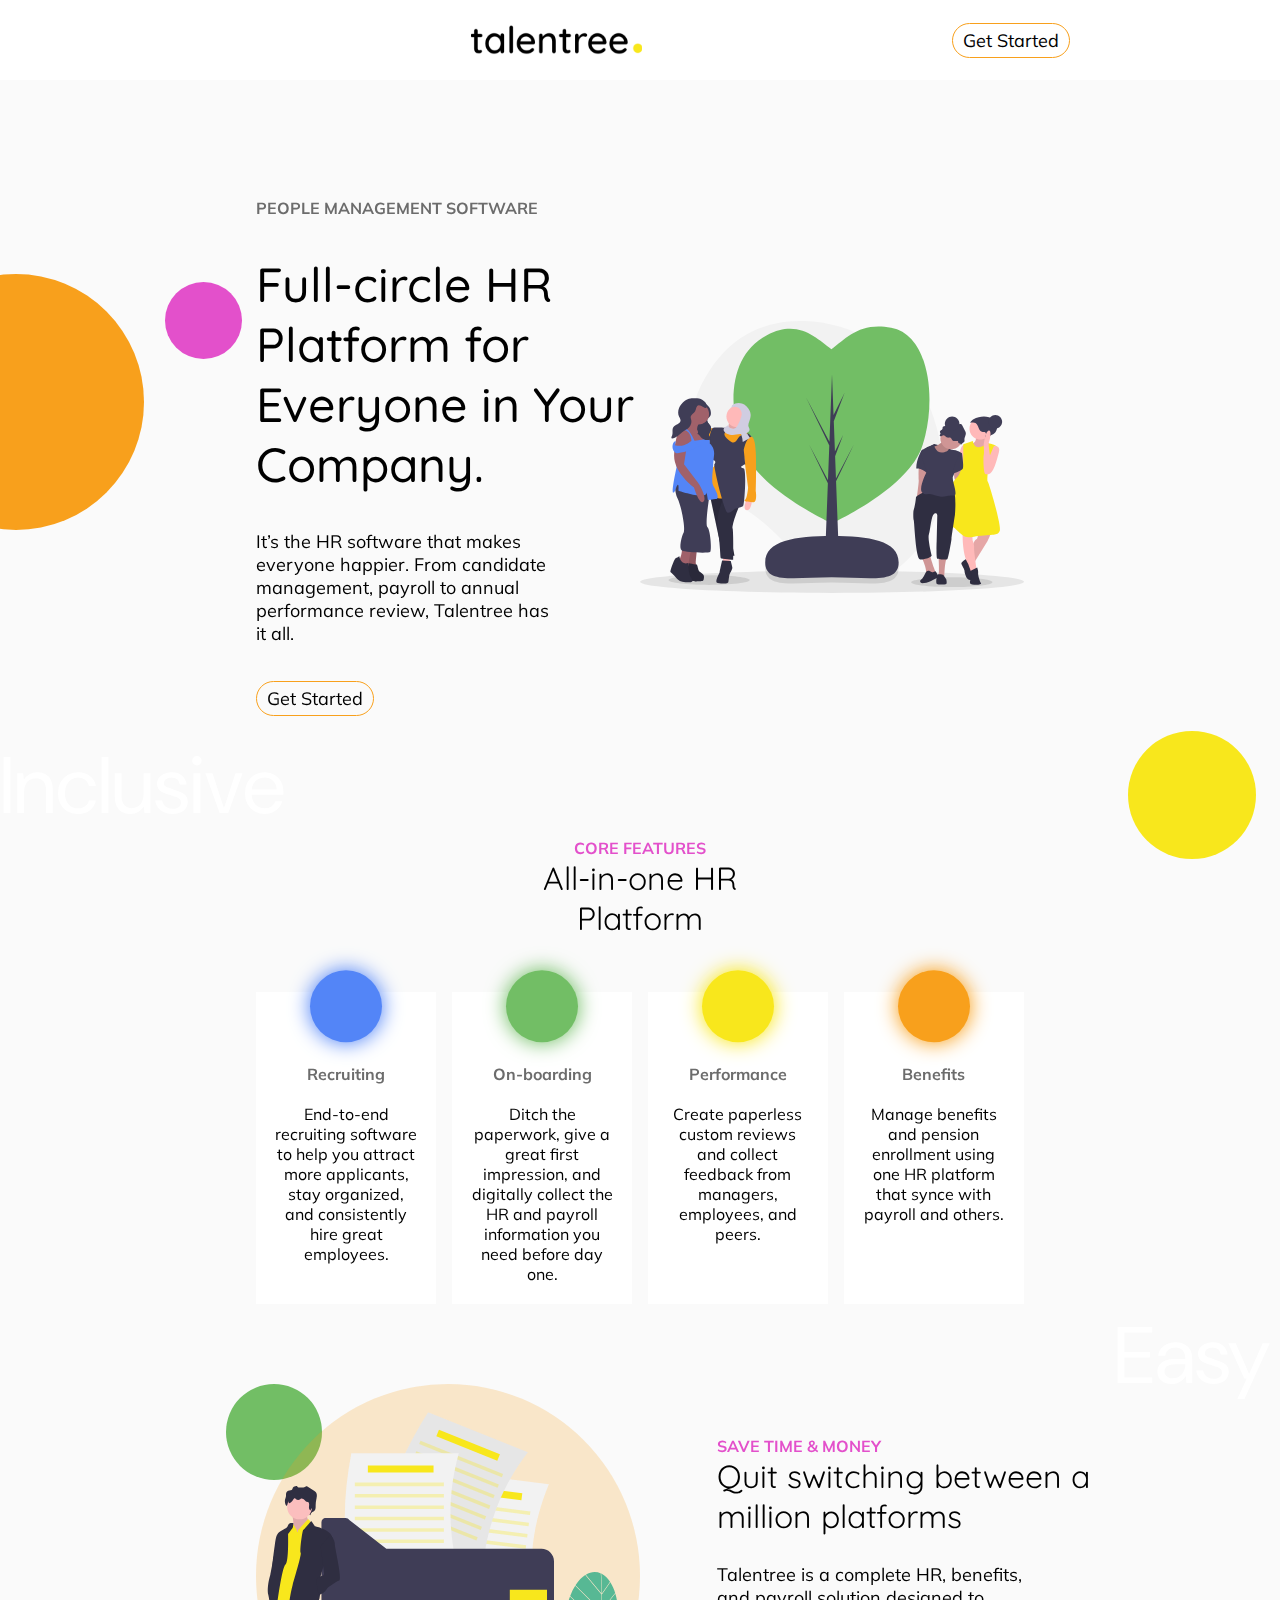
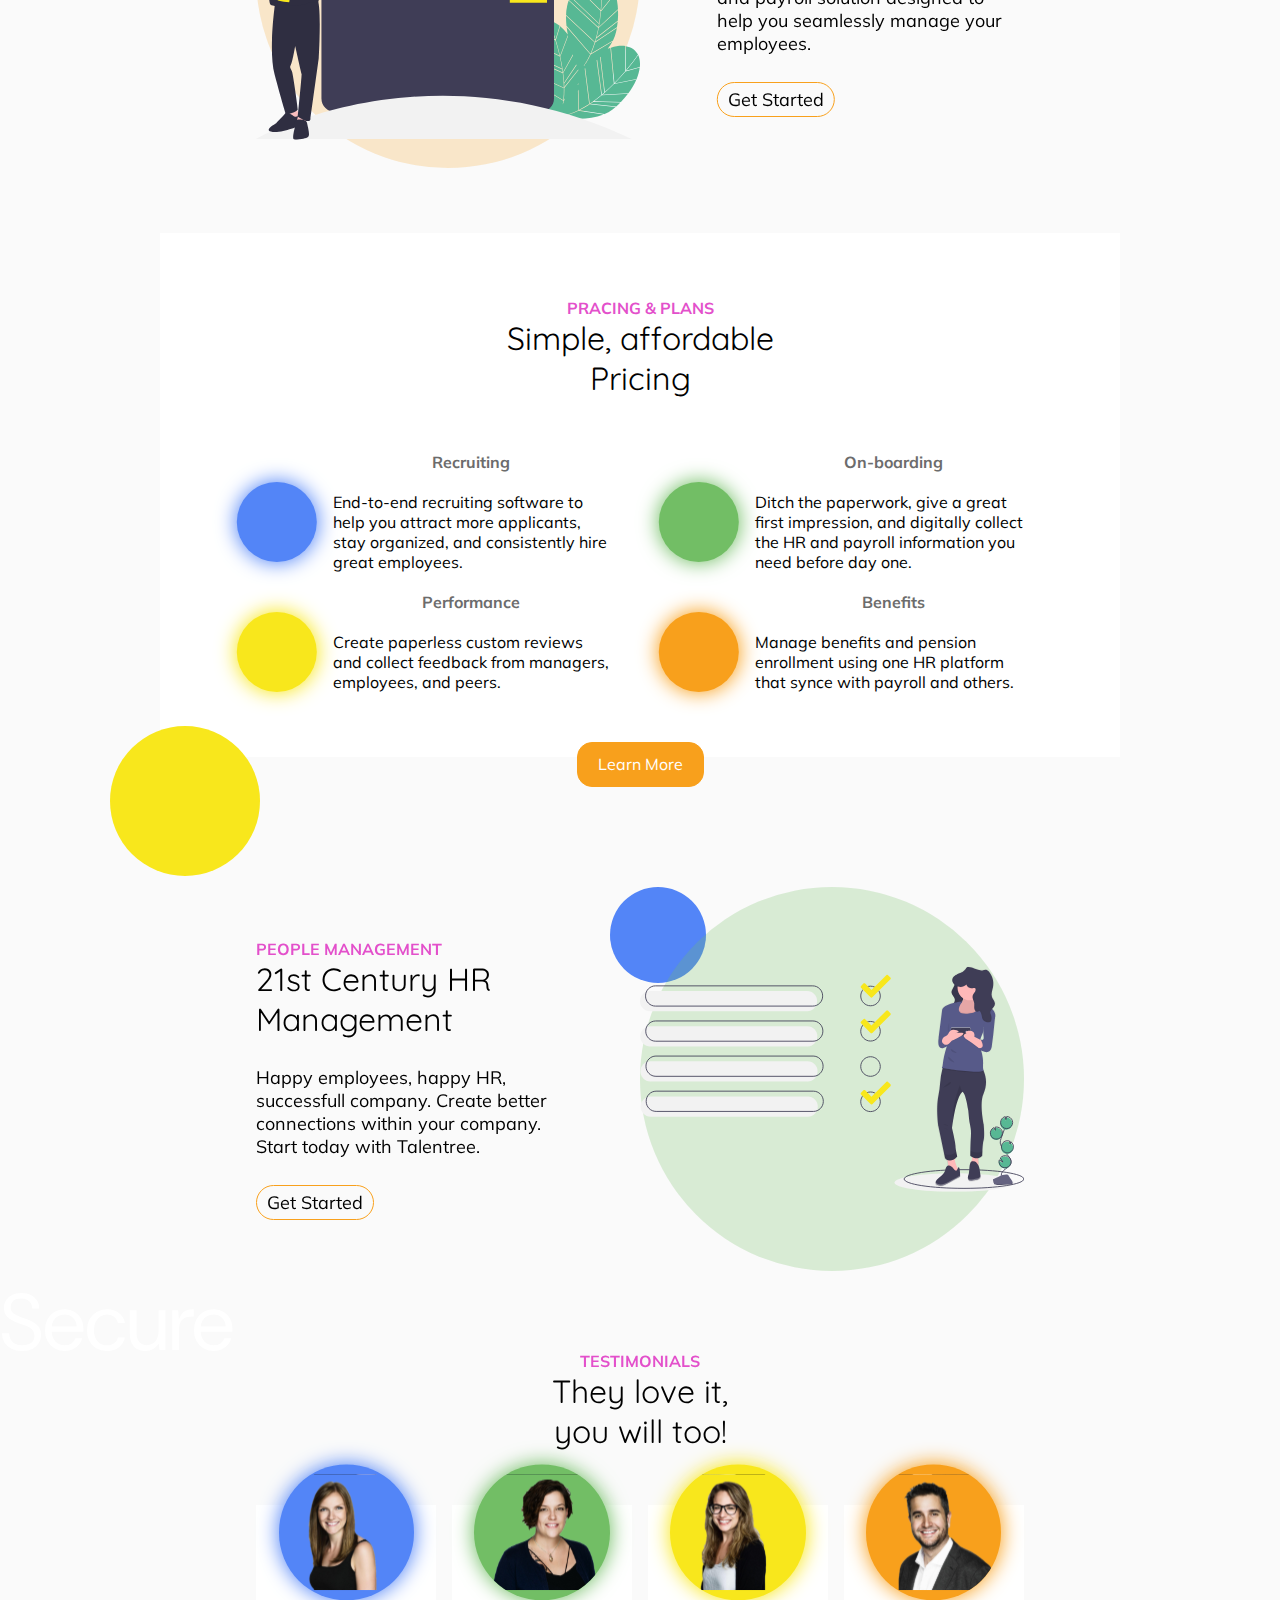
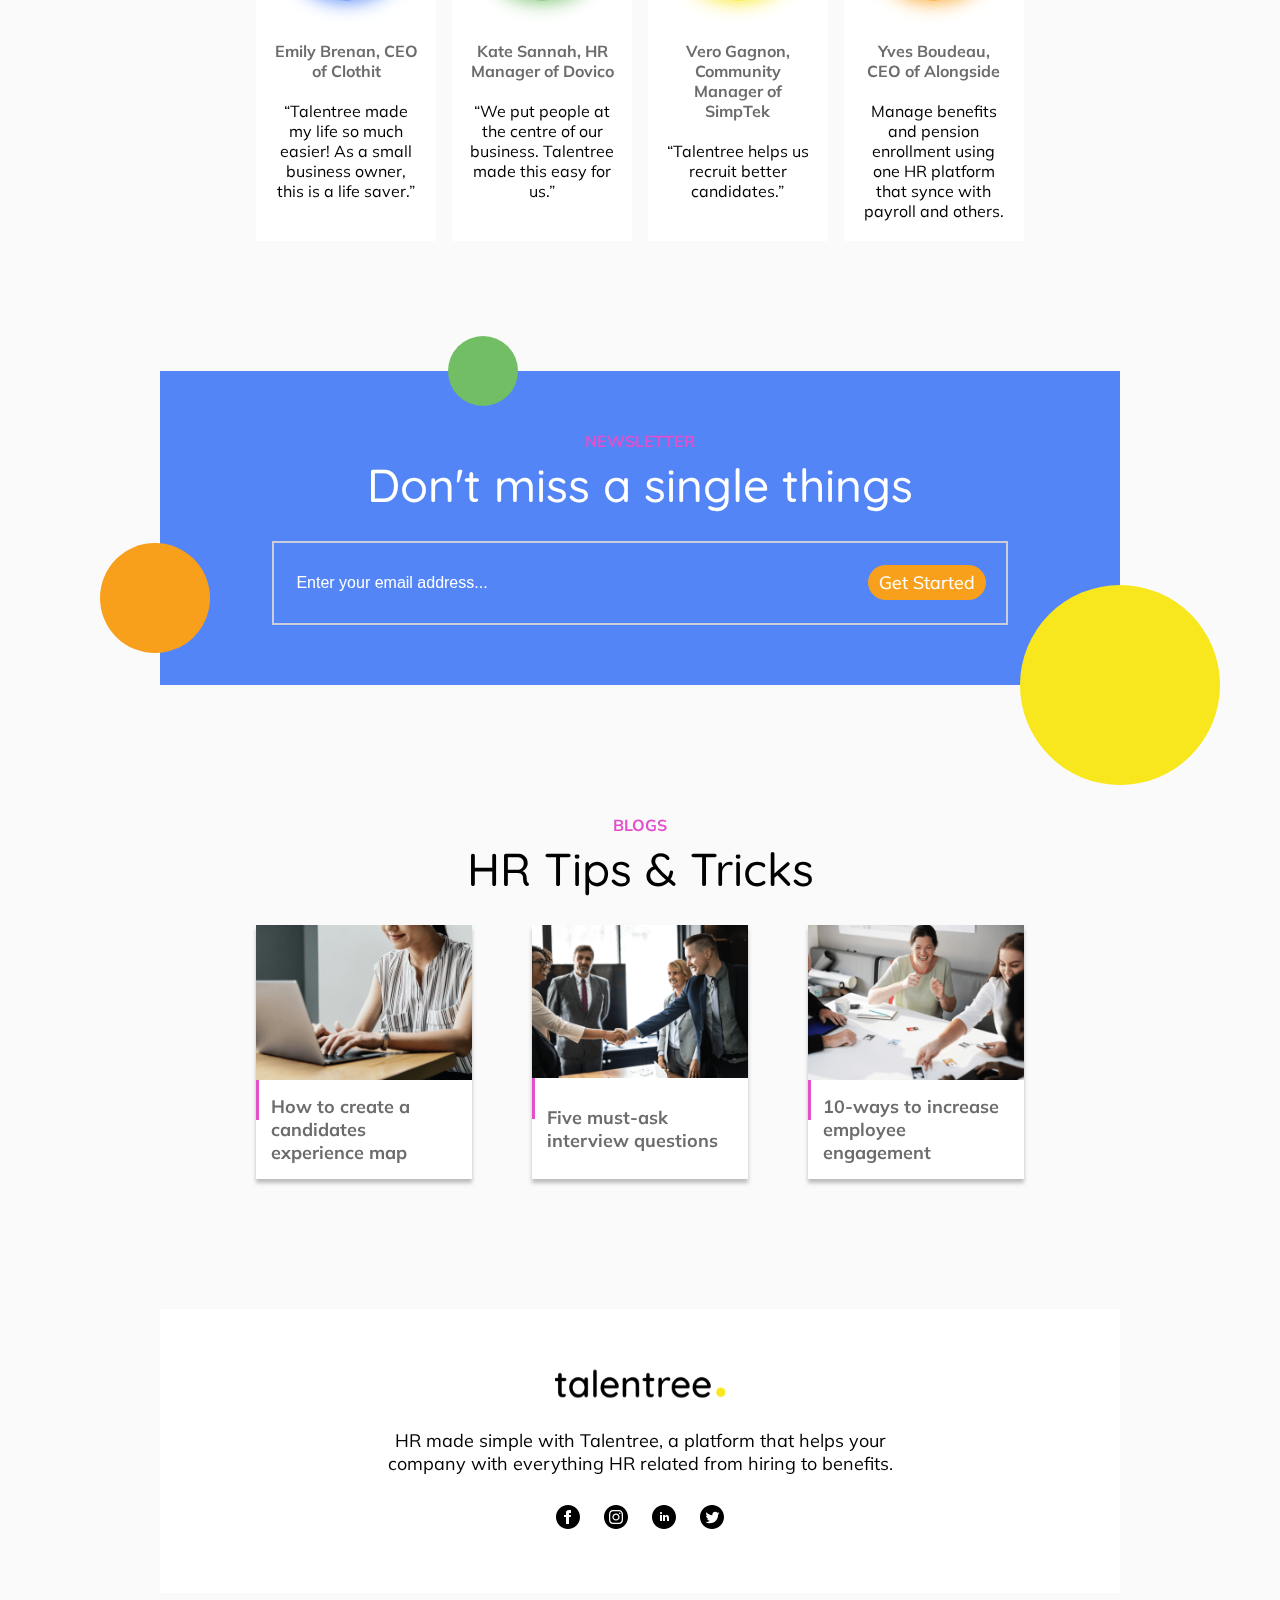
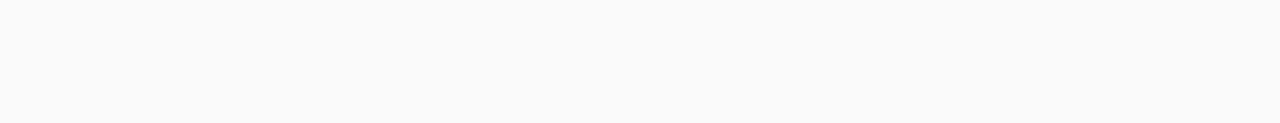
<file: index.html>
<!DOCTYPE html>

<html>
<head>
    <meta charset="UTF-8">
    <meta name="viewport" content="width=device-width, initial-scale=1">

    <title>Talentree</title>
    <meta
        name="description"
        content="It’s the HR software that makes everyone happier. From
        candidate management, payroll to annual performance review, Talentree
        has it all."
    />

    <!-- Favicon -->
    <link rel="icon" type="image/png" href="./assets//favicon.png">

    <link rel="stylesheet" href="css/index.css"/>
    <link
        rel="stylesheet"
        href="https://fonts.googleapis.com/css?family=Muli:400,700|Quicksand:500|DM+Sans:700&display=swap"
    >
</head>
<body>
    <!-- Navbar -->
    <nav class="header">
        <div class="header__cover">
            <!-- <ul class="header__nav">
                <li class="header__link">
                    <a href="features.html">Features</a>
                </li>
                <li class="header__link">
                    <a href="pricing.html">Pricing</a>
                </li>
            </ul> -->
            <div class="logo">
                <a href="index.html">
                        <svg width="171" height="30" viewBox="0 0 171 30" fill="none" xmlns="http://www.w3.org/2000/svg" xmlns:xlink="http://www.w3.org/1999/xlink">
                            <rect width="171" height="30" fill="url(#pattern0)"/>
                            <defs>
                            <pattern id="pattern0" patternContentUnits="objectBoundingBox" width="1" height="1">
                            <use xlink:href="#image0" transform="translate(-0.00682261) scale(0.00216591 0.0123457)"/>
                            </pattern>
                            <image id="image0" width="468" height="81" xlink:href="[data-uri]"/>
                            </defs>
                            </svg>

                    <!-- <img src="assets/logo.svg" alt="Logo Image"/> -->
                </a>
            </div>
            <ul class="header__acc">
                <!-- <li class="header__link">
                    <a href="#" modal="login">Log In</a>
                </li> -->
                <button class="button" modal="signup">Get Started</button>
                <!-- <form class="header__search">
                    <input type="text" name="search" onfocusout="this.value=''">
                </form> -->
            </ul>
        </div>
        <div class="header__nav--mobile"></div>
        <img class="header__icon--mobile" src="assets/nav_icon.svg" alt="Icon for mobile navigation bar"/>
        <div class="header__cover--mobile"></div>
        <ul class="header__acc header__acc--mobile">
            <!-- <li class=" header__link header__link--mobile">
                <a href="features.html">Features</a>
            </li>
            <li class="header__link header__link--mobile">
                <a href="pricing.html">Pricing</a>
            </li> -->
            <!-- <li class="header__link header__link--mobile">
                <a href="#" modal="login">Log In</a>
            </li> -->
            <a href="" class="button button--mobile" modal="signup">Get Started</a>
        </ul>
    </nav>


    <header class="intro">
        <div class="intro__info">
            <div class="ball__container ball__container--info">
                <div class="ball ball__orange"></div>
                <div class="ball ball__purple"></div>
            </div>
            <span class="tag">PEOPLE MANAGEMENT SOFTWARE</span>
            <h1>Full-circle HR Platform for Everyone in Your Company.</h1>
            <p>It’s the HR software that makes everyone happier. From candidate management, payroll to annual performance review, Talentree has it all.</p>
            <a href="#" class="button" modal="signup">Get Started</a>
        </div>
        <img class="intro__image" src="assets/intro_women_group.svg" alt="Image of happy women in a group"/>
    </header>

    <div class="text">Inclusive
        <div class="ball__container ball__container--features">
            <div class="ball ball__yellow"></div>
        </div>
    </div>

    <section class="features">

        <div class="title">
            <div class="title__highlight">CORE FEATURES</div>
            <div class="title__header">All-in-one HR Platform</div>
        </div>
        <div class="feature__items">
            <div class="feature__item">
                <div class="feature__shape feature__shape--blue"></div>
                <div class="feature__head">Recruiting</div>
                <div class="feature__content">End-to-end recruiting software to help you attract more applicants, stay organized, and consistently hire great employees.</div>
            </div>
            <div class="feature__item">
                <div class="feature__shape feature__shape--green"></div>
                <div class="feature__head">On-boarding</div>
                <div class="feature__content">Ditch the paperwork, give a great first impression, and digitally collect the HR and payroll information you need before day one.</div>
            </div>
            <div class="feature__item">
                <div class="feature__shape feature__shape--yellow"></div>
                <div class="feature__head">Performance</div>
                <div class="feature__content">Create paperless custom reviews and collect feedback from managers, employees, and peers.</div>
            </div>
            <div class="feature__item">
                <div class="feature__shape feature__shape--orange"></div>
                <div class="feature__head">Benefits</div>
                <div class="feature__content">Manage benefits and pension enrollment using one HR platform that synce with payroll and others. </div>
            </div>
        </div>
    </section>
    <div class="text--container">
        <div class="text text--saving">Easy</div>
    </div>
    <section class="features features--saving">
        <div class="intro__image--container">
            <div class="ball--static ball__green"></div>
            <img class="intro__image intro__image--saving" src="assets/features_man_with_letters.svg" alt="Image of a man with letters"/>
        </div>
        <div class="intro__info intro__info--saving">
            <div class="title title--saving">
                <div class="title__highlight">SAVE TIME & MONEY</div>
                <div class="title__header title__header--saving">Quit switching between a million platforms </div>
                <p>Talentree is a complete HR, benefits, and payroll solution designed to help you seamlessly manage your employees.</p>
            </div>
            <a href="#" class="button" modal="signup">Get Started</a>
        </div>

    </section>

    <section class="features features__pricing">

        <div class="title">
            <div class="title__highlight">PRACING & PLANS</div>
            <div class="title__header title__header--pricing">Simple, affordable Pricing</div>
        </div>
        <div class="feature__items feature__items--pricing">
            <div class="feature__item feature__item--pricing">
                <div class="feature__shape feature__shape--pricing feature__shape--blue"></div>
                <div class="feature__container">
                    <div class="feature__head">Recruiting</div>
                    <div class="feature__content feature__content--pricing">End-to-end recruiting software to help you attract more applicants, stay organized, and consistently hire great employees.</div>
                </div>
            </div>
            <div class="feature__item feature__item--pricing">
                <div class="feature__shape feature__shape--pricing feature__shape--green"></div>
                <div class="feature__container">
                    <div class="feature__head">On-boarding</div>
                    <div class="feature__content feature__content--pricing">Ditch the paperwork, give a great first impression, and digitally collect the HR and payroll information you need before day one.</div>
                </div>
            </div>
            <div class="feature__item feature__item--pricing">
                <div class="feature__shape feature__shape--pricing feature__shape--yellow"></div>
                <div class="feature__container">
                    <div class="feature__head">Performance</div>
                    <div class="feature__content feature__content--pricing">Create paperless custom reviews and collect feedback from managers, employees, and peers.</div>
                </div>
            </div>
            <div class="feature__item feature__item--pricing">
                <div class="feature__shape feature__shape--pricing feature__shape--orange"></div>
                <div class="feature__container">
                    <div class="feature__head">Benefits</div>
                    <div class="feature__content feature__content--pricing">Manage benefits and pension enrollment using one HR platform that synce with payroll and others. </div>
                </div>
            </div>
        </div>
        <a href="pricing.html" class="button button--more">Learn More</a>
        <div class="ball__container ball__container--pricing--left">
            <div class="ball ball__yellow ball__yellow--pricing"></div>
        </div>
    </section>

    <section class="features features--saving features--management">
        <div class="intro__info intro__info--saving intro__info--management">
            <div class="title title--saving">
                <div class="title__highlight">PEOPLE MANAGEMENT</div>
                <div class="title__header title__header--saving">21st Century HR Management</div>
                <p>Happy employees, happy HR, successfull company. Create better connections within your company. Start today with Talentree.</p>
            </div>
            <a href="#" class="button" modal="signup">Get Started</a>
        </div>
        <div class="intro__image--container intro__image--container--management">
            <div class="ball--static ball__green ball__blue--management"></div>
            <img class="intro__image intro__image--mangement" src="assets/checklist.svg" alt="Image of a woman standing beside a checklist"/>
        </div>

    </section>
    <div class="text--container">
        <div class="text">Secure</div>
    </div>

    <section class="features">

        <div class="title">
            <div class="title__highlight">TESTIMONIALS</div>
            <div class="title__header">They love it, you will too!</div>
        </div>
        <div class="feature__items">
            <div class="feature__item">
                <div class="feature__shape feature__shape--blue feature__shape--testimonials">
                    <img class="testimonials__image" src="assets/testimonial_1.svg"/>
                </div>
                <div class="feature__head feature__head--testimonial">Emily Brenan, CEO of Clothit</div>
                <div class="feature__content">“Talentree made my life so much easier! As a small business owner, this is a life saver.”</div>
            </div>
            <div class="feature__item">
                <div class="feature__shape feature__shape--green feature__shape--testimonials">
                    <img class="testimonials__image" src="assets/testimonial_2.svg"/>
                </div>
                <div class="feature__head feature__head--testimonial">Kate Sannah, HR Manager of Dovico</div>
                <div class="feature__content">“We put people at the centre of our business. Talentree made this easy for us.”</div>
            </div>
            <div class="feature__item">
                <div class="feature__shape feature__shape--yellow feature__shape--testimonials">
                    <img class="testimonials__image" src="assets/testimonial_3.svg"/>
                </div>
                <div class="feature__head feature__head--testimonial">Vero Gagnon, Community Manager of SimpTek</div>
                <div class="feature__content">“Talentree helps us recruit better candidates.”</div>
            </div>
            <div class="feature__item">
                <div class="feature__shape feature__shape--orange feature__shape--testimonials">
                    <img class="testimonials__image" src="assets/testimonial_4.svg"/>
                </div>
                <div class="feature__head feature__head--testimonial">Yves Boudeau, CEO of Alongside</div>
                <div class="feature__content">Manage benefits and pension enrollment using one HR platform that synce with payroll and others. </div>
            </div>
        </div>
    </section>

    <!-- Newsletter -->
    <section class="newsletter">
        <div class="newsletter__content">
            <span class="tag">Newsletter</span>
            <h2 class="h2--white">Don't miss a single things</h2>
            <form class="newsletter__form--desktop" action="" method="POST">
                <input
                    class="input"
                    type="email"
                    placeholder="Enter your email address..."
                >
                <button class="button button--orange" type="submit">Get Started</button>
            </form>
            <form class="newsletter__form--mobile" action="" method="POST">
                <input
                    class="input"
                    type="email"
                    placeholder="Enter your email address..."
                >
                <button class="button button--orange button--big" type="submit">Get Started</button>
            </form>
            <p>Thank you for signing up to Talentree's newsletter</p>
        </div>
        <div
            class="new-ball new-ball--yellow new-ball--l"
            data-scroll="0.05"
        ></div>
        <div
            class="new-ball new-ball--orange new-ball--m"
            data-scroll="0.10"
        ></div>
        <div
            class="new-ball new-ball--green new-ball--s"
            data-scroll="0.15"
        ></div>
    </section>

    <!-- Blow Showcase -->
    <section class="blog-showcase">
        <span class="tag">Blogs</span>
        <h2 class="blog-showcase__header">HR Tips & Tricks</h2>
        <div class="blog-showcase__grid">
            <a class="blog-showcase__container" href="#">
                <img src="./assets/laptop.png" alt="Laptop">
                <div class="blog-showcase__container__content">
                    <p>How to create a candidates experience map</p>
                </div>
            </a>
            <a class="blog-showcase__container" href="#">
                <img src="./assets/businesspeople.png" alt="Business People">
                <div class="blog-showcase__container__content">
                    <p>Five must-ask interview questions</p>
                </div>
            </a>
            <a class="blog-showcase__container" href="#">
                <img src="./assets/brainstorming.png" alt="Brainstorming">
                <div class="blog-showcase__container__content">
                    <p>10-ways to increase employee engagement</p>
                </div>
            </a>
        </div>
    </section>

    <!-- Footer -->
    <footer class="footer">
        <img class="logo" src="./assets/logo.svg" alt="Talentree logo">
        <p class="footer__content">HR made simple with Talentree, a platform that helps your company with everything HR related from hiring to benefits.</p>
        <div class="footer__social">
            <a href="#"><img src="./assets/facebook.svg" alt="Facebook logo"></a>
            <a href="#"><img src="./assets/instagram.svg" alt="Facebook logo"></a>
            <a href="#"><img src="./assets/linkedin.svg" alt="Facebook logo"></a>
            <a href="#"><img src="./assets/ twitter.svg" alt="Facebook logo"></a>
        </div>
    </footer>

    <!-- Modal -->
    <dialog class="modal">
        <div class="modal__backdrop"></div>
        <div class="modal__container">
            <div class="modal__login">
                <form action="">
                    <label for="username">User Name</label>
                    <input
                        type="text"
                        id="username"
                        class="input--modal"
                        required
                        minlength="4"
                    >
                    <label for="password">Password</label>
                    <input
                        type="password"
                        id="password"
                        class="input--modal"
                        required
                        minlength="8"
                    >
                    <a href="#" class="info">Forgot Password</a>
                    <button class="button button--orange button--big">Login</button>
                </form>
            </div>
            <div class="modal__signup">
                <p>A confirmation message has been sent to your email</p>
                <form action="">
                    <label for="firstname">First Name</label>
                    <input
                        type="text"
                        id="firstname"
                        class="input--modal"
                        required
                    >
                    <label for="lastname">Last Name</label>
                    <input
                        type="text"
                        id="lastname"
                        class="input--modal"
                        required
                    >
                    <label for="email">Work Email</label>
                    <input
                        type="email"
                        id="email"
                        class="input--modal"
                        required
                    >
                    <label for="company">Company Name</label>
                    <input
                        type="text"
                        id="company"
                        class="input--modal"
                        required
                    >
                    <button class="button button--orange button--big">Signup</button>
                    <!-- <a href="#" class="info">Already have an account? Log in here.</a> -->
                </form>
            </div>
            <div class="modal__forgot-password">
                <form action="">
                    <p>Please enter the email address associated with your Talentree account. If you don't remember the email address you used to register, please contact our support team</p>
                    <label for="username">User Name</label>
                    <input
                        type="text"
                        id="username"
                        class="input--modal"
                        required
                    >
                    <button class="button button--orange button--big">Login</button>
                </form>
            </div>
        </div>
    </dialog>

    <!-- Scripts -->
    <script src="frameworks/jquery.js"></script>
    <script src="js/index.js"></script>
    <script src="js/parallax.js"></script>
    <script src="js/modal.js"></script>
    <script src="js/newsletter.js"></script>
</body>
</html>
</file>
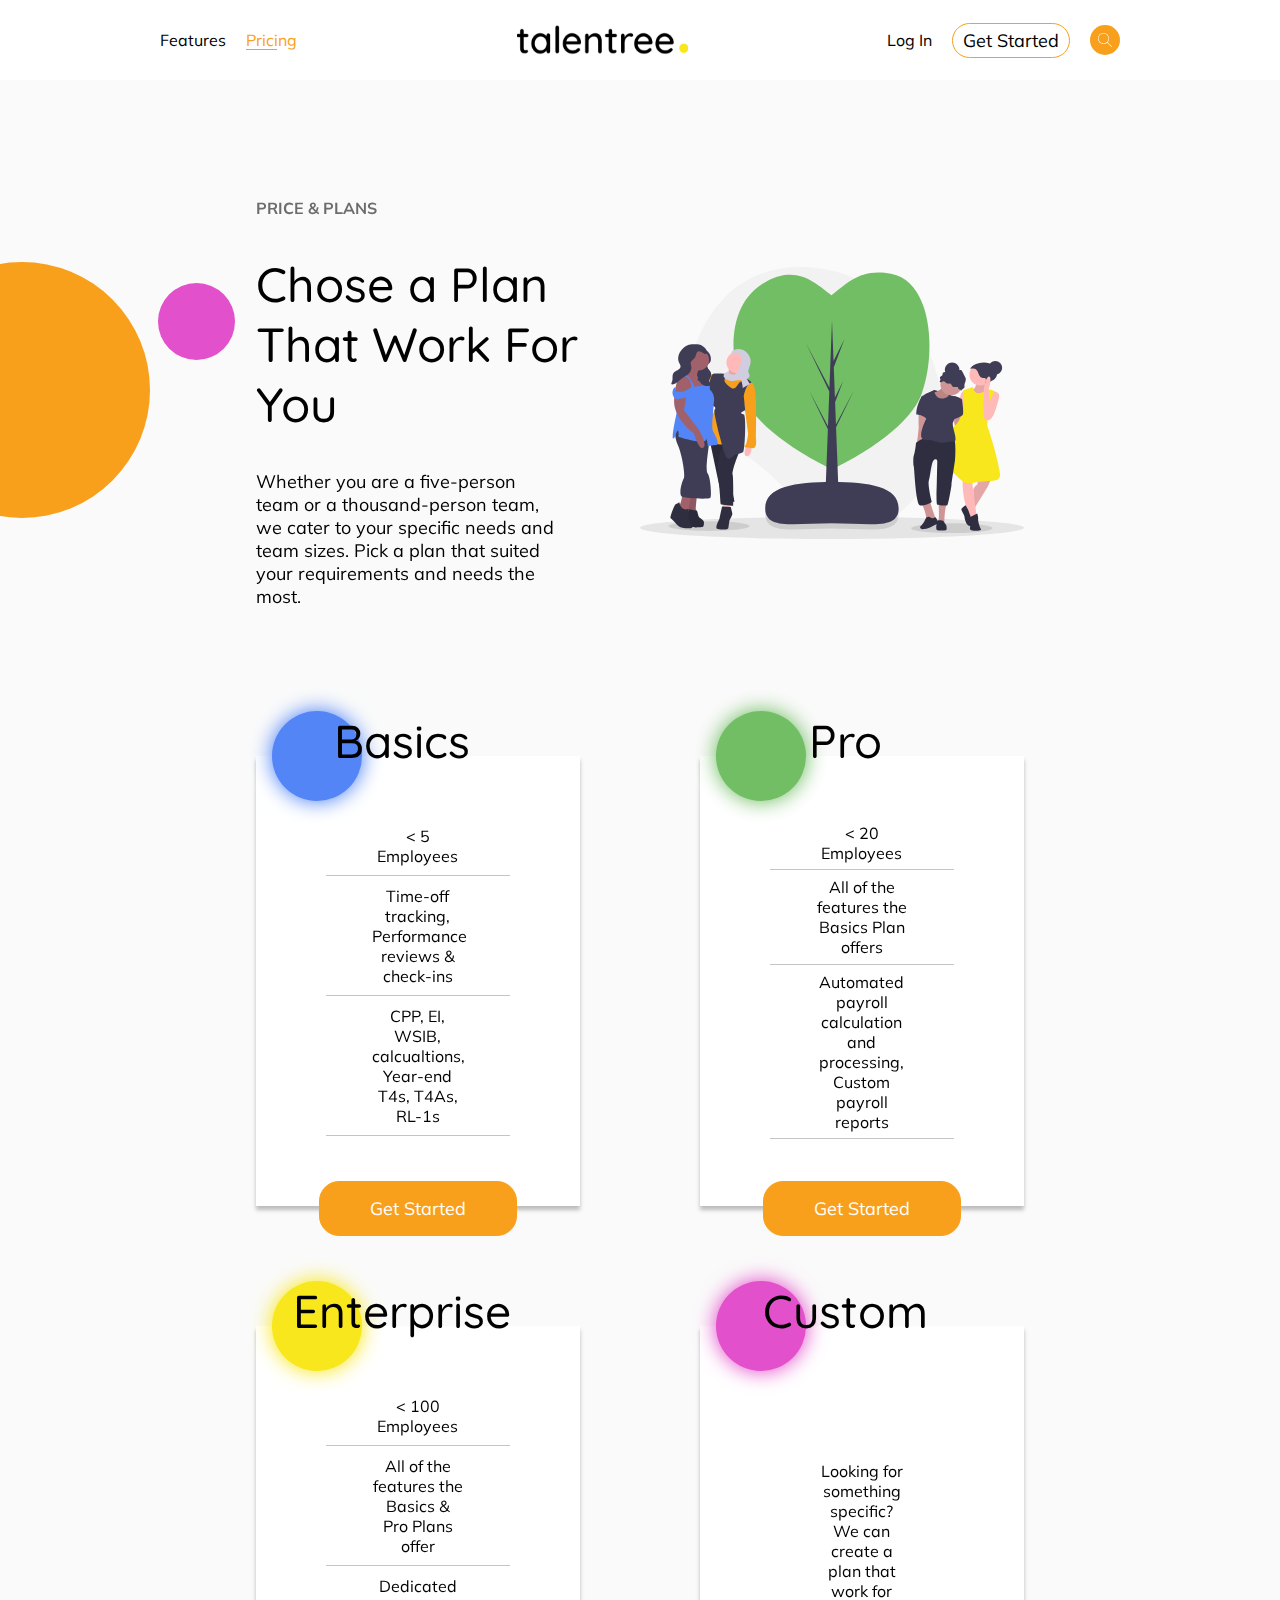
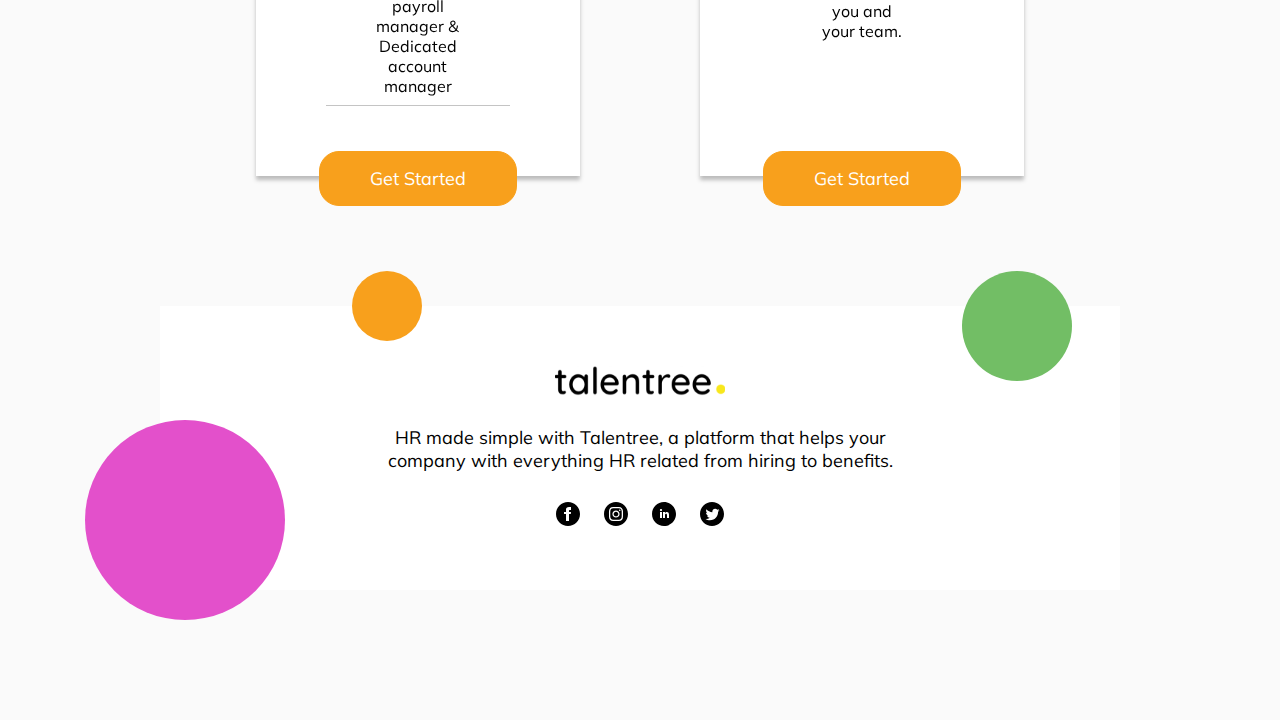
<file: pricing.html>
<!DOCTYPE html>

<html>
<head>
    <meta charset="UTF-8">
    <meta name="viewport" content="width=device-width, initial-scale=1">

    <title>Talentree - Pricing</title>
    <meta
        name="description"
        content="Whether you are a five-person team or a thousand-person team,
        we cater to your specific needs and team sizes. Pick a plan that
        suited your requirements and needs the most"
    />

    <!-- Favicon -->
    <link rel="icon" type="image/png" href="./assets//favicon.png">

    <link rel="stylesheet" href="css/index.css"/>
    <link href="https://fonts.googleapis.com/css?family=Muli:400,700|Quicksand:500&display=swap" rel="stylesheet">
</head>
<body>
   <!-- Navbar -->
   <nav class="header">
      <div class="header__cover">
        <ul class="header__nav">
            <li class="header__link">
                <a href="features.html">Features</a>
            </li>
            <li class="header__link header__link--selected">
                <a href="pricing.html">Pricing</a>
            </li>
        </ul>
        <div class="logo">
            <a href="index.html">
              <img src="assets/logo.svg" alt="Logo Image"/>
            </a>
        </div>
        <ul class="header__acc">
            <li class="header__link">
                <a href="#" modal="login">Log In</a>
            </li>
            <button class="button" modal="signup">Get Started</button>
            <form class="header__search">
                <input type="text" name="search" onfocusout="this.value=''">
            </form>
        </ul>
      </div>
  </nav>

  <!-- Header -->
  <header class="intro">
      <div class="intro__info">
          <div class="ball__container ball__container--info">
              <div class="ball ball__orange"></div>
              <div class="ball ball__purple"></div>
          </div>
          <span class="tag">Price & Plans</span>
          <h1>Chose a Plan That Work For You</h1>
          <p>
            Whether you are a five-person team or a thousand-person team, we
            cater to your specific needs and team sizes. Pick a plan that
            suited your requirements and needs the most.
          </p>
      </div>
      <img class="intro__image" src="assets/intro_women_group.svg" alt="Image of happy women in a group"/>
  </header>

  <!-- Plans -->
  <section class="plans">
    <div class="plans__grid">
      <div class="plans__plan-container">
        <h2>Basics</h2>
        <ul>
          <li>< 5 Employees</li>
          <div class="divider"></div>
          <li>Time-off tracking, Performance reviews & check-ins</li>
          <div class="divider"></div>
          <li>CPP, EI, WSIB, calcualtions, Year-end T4s, T4As, RL-1s</li>
          <div class="divider"></div>
        </ul>
        <a href="#" class="button button--orange button--big" modal="signup">Get Started</a>
        <div
            class="new-ball new-ball--blue new-ball--blue--glow new-ball--sm"
            data-scroll="0"
        ></div>
      </div>
      <div class="plans__plan-container">
        <h2>Pro</h2>
        <ul>
          <li>< 20 Employees</li>
          <div class="divider"></div>
          <li>All of the features the Basics Plan offers</li>
          <div class="divider"></div>
          <li>Automated payroll calculation and processing, Custom payroll reports</li>
          <div class="divider"></div>
        </ul>
        <a href="#" class="button button--orange button--big" modal="signup">Get Started</a>
        <div
            class="new-ball new-ball--green new-ball--green--glow new-ball--sm"
            data-scroll="0"
        ></div>
      </div>
      <div class="plans__plan-container">
        <h2>Enterprise</h2>
        <ul>
          <li>< 100 Employees</li>
          <div class="divider"></div>
          <li>All of the features the Basics & Pro Plans offer</li>
          <div class="divider"></div>
          <li>Dedicated payroll manager & Dedicated account manager</li>
          <div class="divider"></div>
        </ul>
        <a href="#" class="button button--orange button--big" modal="signup">Get Started</a>
        <div
            class="new-ball new-ball--yellow new-ball--yellow--glow new-ball--sm"
            data-scroll="0"
        ></div>
      </div>
      <div class="plans__plan-container">
        <h2>Custom</h2>
        <ul>
          <li>Looking for something specific? We can create a plan that work for you and your team.</li>
        </ul>
        <a href="#" class="button button--orange button--big" modal="signup">Get Started</a>
        <div
            class="new-ball new-ball--purple new-ball--purple--glow new-ball--sm"
            data-scroll="0"
        ></div>
      </div>
    </div>
  </section>

    <footer class="footer">
        <img class="logo" src="./assets/logo.svg" alt="Talentree logo">
        <p class="footer__content">HR made simple with Talentree, a platform that helps your company with everything HR related from hiring to benefits.</p>
        <div class="footer__social">
            <a href="#"><img src="./assets/facebook.svg" alt="Facebook logo"></a>
            <a href="#"><img src="./assets/instagram.svg" alt="Facebook logo"></a>
            <a href="#"><img src="./assets/linkedin.svg" alt="Facebook logo"></a>
            <a href="#"><img src="./assets/ twitter.svg" alt="Facebook logo"></a>
        </div>
        <div
            class="new-ball new-ball--purple new-ball--l"
            data-scroll="0.05"
        ></div>
        <div
            class="new-ball new-ball--orange new-ball--s"
            data-scroll="0.10"
        ></div>
        <div
            class="new-ball new-ball--green new-ball--m"
            data-scroll="0.15"
        ></div>
    </footer>

    <!-- Modal -->
    <dialog class="modal">
        <div class="modal__backdrop"></div>
        <div class="modal__container">
            <div class="modal__login">
                <form action="">
                    <label for="username">User Name</label>
                    <input
                        type="text"
                        id="username"
                        class="input--modal"
                        required
                        minlength="4"
                    >
                    <label for="password">Password</label>
                    <input
                        type="password"
                        id="password"
                        class="input--modal"
                        required
                        minlength="8"
                    >
                    <a href="#" class="info">Forgot Password</a>
                    <button class="button button--orange button--big">Login</button>
                </form>
            </div>
            <div class="modal__signup">
                <form action="">
                    <label for="firstname">First Name</label>
                    <input
                        type="text"
                        id="firstname"
                        class="input--modal"
                        required
                    >
                    <label for="lastname">Last Name</label>
                    <input
                        type="text"
                        id="lastname"
                        class="input--modal"
                        required
                    >
                    <label for="email">Work Email</label>
                    <input
                        type="email"
                        id="email"
                        class="input--modal"
                        required
                    >
                    <label for="company">Company Name</label>
                    <input
                        type="text"
                        id="company"
                        class="input--modal"
                        required
                    >
                    <button class="button button--orange button--big">Login</button>
                    <a href="#" class="info">Already have an account? Log in here.</a>
                </form>
            </div>
            <div class="modal__forgot-password">
                <form action="">
                    <p>Please enter the email address associated with your Talentree account. If you don't remember the email address you used to register, please contact our support team</p>
                    <label for="username">User Name</label>
                    <input
                        type="text"
                        id="username"
                        class="input--modal"
                        required
                    >
                    <button class="button button--orange button--big">Login</button>
                </form>
            </div>
        </div>
    </dialog>

    <!-- Scripts -->
    <script src="frameworks/jquery.js"></script>
    <script src="js/index.js"></script>
    <script src="js/parallax.js"></script>
    <script src="js/modal.js"></script>
    <script src="js/newsletter.js"></script>
</body>
</html>
</file>
<file: css/index.css>
:root {
    --color-bg: rgba(196, 196, 196, 0.08);
    --color-modal-bg: rgba(299, 299,299, 0.75);
    --color-white: #fff;
    --color-purple: #E350CB;
    --color-form-border: #CBCEDA;
    --color-box-shadow: rgba(0, 0, 0, 0.25);
    --color-text-bold: #6C6C6C;
    --color-blue:#5385F7;
    --color-orange:#F8A01C;
    --color-yellow: #F8E71C;
    --color-green:#72BE65;
    --color-divider:#c4c4c4;
    --intro-info-width: 30vw;
    --intro-image-width: 30vw;

    --width-body: 75vw;
    --width-content: 60vw;

    --spacing-h2: 3vh;
    --spacing-section: 130px;

    --breakpoint-mobile: 480px;
}

/* Media Queries */
@media (max-width: 1024px) {
    :root {
        --width-body: 90vw;
        --width-content: 80vw;
        --intro-info-width: 100%;
        --intro-image-width: 60%;

        --spacing-section: 65px;
    }
}





/* Antialiasing */
* {
    -webkit-font-smoothing: antialiased;
    -moz-osx-font-smoothing: grayscale;
}

body {
    margin: 2vh 0;
    background-color: var(--color-bg);
    font-family: 'Muli', sans-serif;
    position:relative;
    width: 100vw;

}

body.modal--open {
    height: 100vh;
    overflow: hidden;
}

body > *:not(.modal):not(.header) {
    transition:
        -webkit-filter 1s,
        filter 1s;
    filter: blur(0px);
}

body.modal--open > *:not(.modal):not(.header) {
    filter: blur(5px);
}

h1,
h2 {
    font-family: 'Quicksand', sans-serif;
    font-weight: 500;
    margin: 0;
}

/* H2 Block */
h2 {
    font-size: 46px;
}

.h2--white {
    color: white;
}

/* P Block */
p {
    font-size: 18px;
    line-height: 23px;
    margin: 0;
}

ul {
    margin:0;
    padding:0;
}

li {
    list-style: none;
}

/* Normalize */
div, section, footer, header, dialog, input {
    box-sizing: border-box;
}

/* Divider */
.divider {
    width: 100%;
    height: 1px;
    background-color: var(--color-divider);
}

/* Button */
.button {
    border: 1px solid var(--color-orange);
    padding: 5px 10px;
    border-radius: 50px;
    text-decoration: none;
    color: inherit;
    font-family: inherit;
    font-size: 18px;
    line-height: 23px;
    cursor: pointer;
    transition:
        background-color 0.5s ease,
        color 0.5s ease;
    background-color: transparent;
}

.button:focus {
    outline: none;
}

.button:hover {
    background-color:var(--color-orange);
    color: var(--color-white);
}

.button--orange {
    background-color: var(--color-orange);
    color: var(--color-white);
}

.button--big {
    padding: 15px 50px;
    border-radius: 20px;
}

/* Input */
.input {
    height: 100%;
    background-color: transparent;
    font-size: inherit;
    line-height: inherit;
    border: none;
    color: var(--color-white);
}

.input::placeholder {
    color: var(--color-white);
}

.input:focus {
    outline: none;
}

.input--modal {
    height: 50px;
    border: 1px solid var(--color-orange);
    border-radius: 20px;
    padding: 10px 20px;
    font-size: 18px;
    box-sizing: border-box;
}

.input--modal:focus {
    outline: none;
}

/* Info */
.info {
    font-size: 18px;
    line-height: 23px;
    padding-left: 34px;
    text-decoration: none;
    color: inherit;
    background-image: url('../assets/info.svg');
    background-repeat: no-repeat;
    background-size: 24px 24px;
    height: 24px;
}

/* Logo */
.logo {
    width: 170px;
    height: 30px
}

/* Tag */
.tag {
    color: var(--color-purple);
    font-weight: 700;
    margin-bottom: 5px;
    text-transform: uppercase;
}

.header {
    display: flex;
    justify-content: space-between;
    align-items: center;
    width: 100vw;
    position: fixed;
    top: 0;
    left:0;
    height:80px;
    background: white;
    z-index: 1000;
}

.header__cover {
    display: flex;
    justify-content: space-between;
    align-items: center;
    width: var(--width-body);
    margin: 0 auto;

}

.header__nav {
    display:flex;
    position: relative;
    z-index: 20;
}

.header .logo {
    /* position: fixed;
    left: 0;
    right: 0; */
    z-index: 10;
    margin: 0 auto;
    /* width: 100vw;
    text-align: center; */
}

.header__acc {
    display:flex;
    align-items:center;
    position: relative;
    margin-right: 50px;
    z-index: 20;
}

.header__link {
    position: relative;
    margin-right: 20px;
    transition: color 0.5s ease;
}

.header__link a {
    text-decoration: none;
    color: inherit;
}

.header__link--selected {
    color:var(--color-orange);
}

.header__link:hover {
    color:var(--color-orange);
}

.header__link:after {
    content: "";
    position: absolute;
    border-top: 1px solid var(--color-orange);
    width: 0%;
    bottom:0;
    left:0;
    transition: width 0.5s ease;
}

.header__link--selected:after {
    width: 60%;
}

.header__link:hover:after {
    width: 60%;
}

.header__link--action {
    border: 1px solid var(--color-orange);
    padding: 5px 10px;
    border-radius: 50px;
    transition: background-color 0.5s ease;
}

.header__link--action:hover {
    cursor: pointer;
    background-color:var(--color-orange);
    color:white;
}

.header__search {
    position: absolute;
    right: -50px;
}

.header__search input[type=text] {
    width: 30px;
    height: 30px;
    border-radius: 15px;
    box-sizing: border-box;
    border: none;
    font-size: 16px;
    background-color: var(--color-orange);
    background-image: url("../assets/search_icon.svg");
    background-position: center;
    background-repeat: no-repeat;
    transition: width 0.4s ease-in-out;
    color:white;
}

.header__search input[type=text]:focus {
    width: 150px;
    background-position: 10px center;
    padding-left:30px;
}

.header__acc--mobile, .header__nav--mobile, .header__cover--mobile, .header__icon--mobile {
    display:none;
}


.intro {
    display: flex;
    justify-content: center;
    margin:20vh auto 0 auto;
    width: var(--width-body);
}

.intro__info {
    display: flex;
    flex-direction: column;
    width: var(--intro-info-width);
    position: relative;
}

.intro__info * {
    margin:2vh 0;
}

.intro__info--saving * {
    margin:0;
}

.intro__info span {
    color: #6C6C6C;
}

.intro__info h1 {
    font-family: "Quicksand";
    font-size: 3em;
}

.intro__info p {
    width: 80%;
}

.intro__info .button {
    align-self: baseline;
}


.intro__image {
    width:var(--intro-image-width);
}

.features {
    display: flex;
    flex-direction: column;
    justify-content: center;
    margin-top:var(--spacing-h2);
    align-items: center;
    margin: 0 auto;
    width: var(--width-body);
    position:relative;
}

.text {
    color:white;
    font-family: DM Sans;
    font-size: 5em;
    position:relative;
}

.title {
    display:flex;
    flex-direction: column;
    align-items: center;
}

.title__highlight {
    font-weight: bold;
    color:var(--color-purple);
}

.title__header {
    font-family: Quicksand;
    font-size:2em;
    max-width: 220px;
    text-align: center;
    margin-bottom: var(--spacing-h2);
}

.feature__items {
    display:flex;
    justify-content: space-between;
    margin-top: 3vh;
    width:var(--width-content);
}

.feature__item {
    background: white;
    display: flex;
    align-items: center;
    flex-direction: column;
    width:23.5%;
    transition: box-shadow 0.5s ease;
}

.feature__item:hover {
    box-shadow: 0px 4px 4px rgba(0, 0, 0, 0.25);
}

.feature__shape {
    background: black;
    width: 40%;
    padding-bottom: 40%;
    border-radius: 9999px;
    transform: translateY(-30%);
}

.feature__head {
    color: #6C6C6C;
    font-weight:bold;
    width: 80%;
    text-align: center;
}

.feature__content {
    width:80%;
    text-align: center;
    margin:20px 0;
}

.feature__shape--blue {
    background: var(--color-blue);
    box-shadow: 0px 0px 20px 1px var(--color-blue);
}

.feature__shape--green {
    background: var(--color-green);
    box-shadow: 0px 0px 20px 1px var(--color-green);
}
.feature__shape--yellow {
    background: var(--color-yellow);
    box-shadow: 0px 0px 20px 1px var(--color-yellow);
}
.feature__shape--orange {
    background: var(--color-orange);
    box-shadow: 0px 0px 20px 1px var(--color-orange);
}

.text--container {
    position:relative;
    height: 5em;
}

.text--saving {
    position:absolute;
    right: 10px;
}

.features--saving {
    flex-direction: row;
}

.title__header--saving {
    max-width:400px;
    text-align: left;
}

.title--saving {
    align-items: flex-start;
}

.intro__info--saving {
    transform: translateX(20%);
}

.intro__info--saving .button {
    margin-top:var(--spacing-h2);
}

.intro__image--container {
    background: rgba(248, 160, 28, 0.22);
    border-radius: 9999px;
    position: relative;
    display:flex;
}


/*pricing section*/
.features__pricing {
    margin: 65px auto 130px auto;
    padding-top: 65px;
    background: white;
}

.title__header--pricing {
    max-width: 300px;
}

.feature__items--pricing {
    flex-wrap: wrap;
    transform: translateX(10%);
}

.feature__item--pricing {
    width: 45%;
    flex-direction: row;
    position:relative;
}

.feature__item--pricing:hover {
    box-shadow:none;
}



.feature__container {
    display:flex;
    flex-direction:column;
}

.feature__content--pricing {
    text-align: left;
}

.feature__shape--pricing {
    position: absolute;
    transform:translate(-120%, 0);
    width: 30%;
    padding-bottom:30%;
    max-width: 80px;
}

.button--more {
    background: var(--color-orange);
    color:white;
    border-radius: 15px;
    padding: 10px 20px;
    font-size:1em;
    transform:translateY(30px);
}

/*management section*/
.intro__info--management {
    transform: none;
}

.intro__image--container--management {
    background: rgba(114, 190, 101, 0.25);
}


.ball__container {
    position: absolute;
}

.ball__container--info {
    height: 60%;
    width:20vw;
    left: -19vw;
}

.ball__container--features {
    height: 100%;
    width:20vw;
    right:1%;
    top:0;
}

.ball__container--pricing--left {
    height: 25%;
    width:100px;
    left:0;
    bottom:-100px;
}

/* Testimonial section */
.feature__shape--testimonials {
    display:flex;
    padding-bottom:0;
    width:75%;
    justify-content: center;
    overflow: hidden;
}

.testimonials__image {
    width:85%;
}


/* floating balls*/
.ball {
    position:absolute;
    transition: transform 20s linear;
    border-radius: 9999px;
    z-index:-999;
    margin: 0;
    top:0;
    left:0;
}

.ball--static {
    position:absolute;
    transition: transform 20s linear;
    border-radius: 9999px;
    z-index: -999;
    margin: 0;
    top:0;
    left:0;
}

.ball__orange {
    width: 100%;
    padding-bottom:100%;
    background-color: var(--color-orange);
    left: -10vw;
    top: 10vh;
}

.ball__purple {
    width: 30%;
    padding-bottom:30%;
    background-color: var(--color-purple);
    left: 10vw;
}


.ball__yellow {
    width: 50%;
    padding-bottom:50%;
    background-color: var(--color-yellow);
    transition: transform 5s linear;
}

.ball__yellow--pricing {
    z-index:999;
    left: -50px;
    width: 150%;
    padding-bottom: 150%;
}

.ball__green {
    width: 25%;
    padding-bottom:25%;
    background-color: var(--color-green);
    left: -30px;
}

.ball__blue--management {
    background-color: var(--color-blue);
}

/* Plans */
.plans {
    width: var(--width-body);
    margin: var(--spacing-section) auto;
}

.plans__grid {
    display: grid;
    grid-template-columns: 1fr 1fr;
    grid-template-rows: auto auto;
    grid-auto-rows: auto;
    grid-column-gap: 120px;
    grid-row-gap: 120px;
    width: var(--width-content);
    margin: 0 auto;
}

.plans__plan-container {
    background-color: var(--color-white);
    box-shadow: 0px 4px 4px var(--color-box-shadow);
    position: relative;
    padding: 60px 60px 60px;
    display: flex;
    flex-direction: column;
    align-items: center;
    height: 450px;
    box-sizing: border-box;
}

.plans__plan-container .new-ball {
    position: absolute;
    top: -45px;
    left: 5%;
}

.plans__plan-container h2 {
    position: absolute;
    top: -44px;
    left: 0;
    right: 10%;
    text-align: center;
    z-index: 1;
}

.plans__plan-container ul {
    flex-grow: 1;
    display: flex;
    flex-direction: column;
    align-items: center;
    justify-content: space-evenly;
    max-width: 90%;
}

.plans__plan-container li {
    width: 50%;
    text-align: center;
}

.plans__plan-container .button {
    position: absolute;
    bottom: -30px;
}

/* Newsletter */
.newsletter {
    width: var(--width-body);
    margin: var(--spacing-section) auto;
    background-color: var(--color-blue);
    padding: 60px 0;
    position: relative;
}

.newsletter__content {
    width: var(--width-content);
    margin: 0 auto;
    display: flex;
    flex-direction: column;
    align-items: center;
    position: relative;
    z-index: 1;
}

.newsletter__content h2 {
    margin-bottom: var(--spacing-h2);
    text-align: center;
}

.newsletter__content form {
    transition:
        opacity 0.5s,
        height 0.5s;
}

.newsletter__content form.hide {
    opacity: 0;
    height: 0;
}

.newsletter__content .newsletter__form--desktop {
    border: 2px solid var(--color-form-border);
    width: 90%;
    height: 80px;
    display: flex;
    align-items: center;
    padding: 0 20px;
}

.newsletter__content .newsletter__form--desktop .input {
    flex-grow: 1;
}

.newsletter__content .newsletter__form--mobile {
    display: none;
    text-align: center;
    height: 145px;
}

.newsletter__content .newsletter__form--mobile .input {
    border: 2px solid var(--color-form-border);
    width: 100%;
    padding: 0 20px;
    height: 60px;
    text-align: center;
    margin-bottom: 30px;
}

@media (max-width: 600px) {
    .newsletter__content .newsletter__form--desktop {
        display: none;
    }

    .newsletter__content .newsletter__form--mobile {
        display: block;
    }
}

.newsletter p {
    transition: opacity 0.5s ease 0.5s;
    opacity: 0;
    display: none;
    color: var(--color-white);
    text-align: center;
}

.newsletter p.show {
    opacity: 1;
    display: block;
}

.newsletter .new-ball--green {
    top: -35px;
    left: 30%;
}

.newsletter .new-ball--orange {
    left: -60px;
    bottom: 10%;
}

.newsletter .new-ball--yellow {
    right: -100px;
    bottom: -100px;
}

/* Blog Showcase */
.blog-showcase {
    display: flex;
    flex-direction: column;
    align-items: center;
    width: var(--width-body);
    margin: var(--spacing-section) auto;
}

.blog-showcase__header {
    text-align: center;
    margin-bottom: var(--spacing-h2);
}

.blog-showcase__grid {
    display: grid;
    grid-template-columns: 1fr 1fr 1fr;
    grid-template-rows: auto;
    grid-auto-rows: auto;
    grid-column-gap: 60px;
    grid-row-gap: 60px;
    width: var(--width-content);
    transition: width 0.5s;
}

@media (max-width: 1000px) {
    .blog-showcase__grid {
        width: 100%;
        grid-column-gap: 30px;
    }
}

@media (max-width: 750px) {
    .blog-showcase__grid {
        grid-column-gap: 15px;
    }
}

@media (max-width: 600px) {
    .blog-showcase__grid {
        grid-template-columns: 1fr;
        width: var(--width-content);
    }
}

.blog-showcase__container {
    background-color: var(--color-white);
    box-shadow: 0px 4px 4px var(--color-box-shadow);
    display: flex;
    flex-direction: column;
    text-decoration: none;
    overflow-x: hidden;
}

.blog-showcase__container img {
    width: 100%;
}

.blog-showcase__container__content {
    padding: 15px;
    flex-grow: 1;
    display: flex;
    align-items: center;
    position: relative;
}

.blog-showcase__container__content:before {
    content: ' ';
    position: absolute;
    top: 0;
    left: 0;
    background-color: var(--color-purple);
    width: 3px;
    height: 40%;
    transition: height 0.5s;
}

.blog-showcase__container:hover .blog-showcase__container__content:before {
    height: 100%;
}

.blog-showcase__container__content p {
    font-weight: 700;
    color: var(--color-text-bold);
    line-height: 23px;
}

/* Footer */
.footer {
    display: flex;
    flex-direction: column;
    align-items: center;
    background-color: var(--color-white);
    padding: 60px 20px;
    margin: var(--spacing-section) auto;
    width: var(--width-body);
    position: relative;
    text-align: center;
}

.footer > *:not(.new-ball) {
    position: relative;
    z-index: 1;
}

.footer__content {
    margin: 30px 0;
    max-width: 530px;
}

.footer__social a {
    margin-right: 20px;
}

.footer__social a:last-child {
    margin-right: 0;
}

.footer .new-ball--purple {
    left: -75px;
    bottom: -30px;
}

.footer .new-ball--orange {
    top: -35px;
    left: 20%;
}

.footer .new-ball--green {
    top: -35px;
    right: 5%;
}

/* Modal */
.modal {
    position: fixed;
    top: 0;
    bottom: 0;
    height: 100%;
    width: 100vw;
    background-color: transparent;
    display: flex;
    align-items: center;
    justify-content: center;
    z-index: 1;
    opacity: 0;
    visibility: hidden;
    transition:opacity 0.5s;
    border: none;
}

.modal[open] {
    opacity: 1;
    visibility: visible;
}

.modal__backdrop {
    position: absolute;
    top: 0;
    right: 0;
    bottom: 0;
    left: 0;
    z-index: 10;
    background-color: var(--color-modal-bg);
}

.modal__container {
    background-color: var(--color-white);
    box-shadow: 0px 4px 4px var(--color-box-shadow);
    padding: 30px;
    z-index: 15;
    width: 450px;
    min-height: 450px;
    display: flex;
    align-items: center;
}

.modal__container > div {
    width: 100%;
    opacity: 0;
    height: 0;
    width: 0;
    transition:
        opacity 0.5s ease 0.5s,
        height 0.2s;
}

.modal__container > div.show {
    height: 100%;
    width: 100%;
    opacity: 1;
}

.modal__container .info {
    align-self: center;
}
.modal form {
    display: flex;
    flex-direction: column;
}

.modal label {
    font-size: 18px;
    line-height: 23px;
    margin-bottom: 5px;
    padding-left: 5px;
}

.modal input {
    margin-bottom: 15px;
}

.modal input:last-of-type {
    margin-bottom: 0;
}

.modal button {
    align-self: center;
    margin-top: 35px;
}

.modal .info {
    margin-top: 20px;
}

.modal__login .info {
    align-self: baseline;
}

.modal p {
    color: var(--color-text-bold);
    margin-bottom: 50px;
}

/* Balls */
.new-ball {
    border-radius: 100%;
    position: absolute;
    transition: transform 0.5s;
    will-change: transform;
    transform: translateY(0px);
}

.new-ball--yellow {
    background-color: var(--color-yellow);
}

.new-ball--yellow--glow {
    box-shadow: 0px 0px 20px 1px var(--color-yellow);
}

.new-ball--orange {
    background-color: var(--color-orange);
}

.new-ball--orange--glow {
    box-shadow: 0px 0px 20px 1px var(--color-orange);
}

.new-ball--green {
    background-color: var(--color-green);
}

.new-ball--green--glow {
    box-shadow: 0px 0px 20px 1px var(--color-green);
}

.new-ball--purple {
    background-color: var(--color-purple);
}

.new-ball--purple--glow {
    box-shadow: 0px 0px 20px 1px var(--color-purple);
}

.new-ball--blue {
    background-color: var(--color-blue);
}

.new-ball--blue--glow {
    box-shadow: 0px 0px 20px 1px var(--color-blue);
}


.new-ball--s {
    height: 70px;
    width: 70px;
}

.new-ball--sm {
    height: 90px;
    width: 90px;
}

.new-ball--m {
    height: 110px;
    width: 110px;
}

.new-ball--l {
    height: 200px;
    width: 200px;
}


/* responsive */

@media (max-width: 1024px) {
    .feature__items--pricing {
        transform: translateX(5%);
        width: 70vw;
    }
    .ball__container--info {
        left: auto;
        right:0;
    }
    .intro__info {
        position:static;
    }
    .ball__orange {
        left: auto;
        right: -10vw;
    }

    .ball__purple {
        top: 10vw;
    }
}
@media (max-width: 780px) {
    .feature__items {
        flex-wrap: wrap;
    }
    
    .feature__item {
        width: 45.5%;
        margin-bottom: 11%;
        margin-top: 2%;
    }

    .intro {
        flex-direction: column;
        align-items: center;
    }

    .intro__info--saving {
        transform: translateX(5%);
    }
}


@media screen and (max-width: 480px) {

    .logo a {
        align-self: center;
    }
    .header__nav, .header__acc {
        display: none;
    }

    .header {
        margin-top: 0;
    }

    .header__nav--mobile {
        display: flex;
        position:fixed;
        width:50px;
        height: 50px;
        background: var(--color-orange);
        justify-content: center;
        align-items: center;
        border-radius: 50px;
        transition: all 1s ease;
        top: 20px;
        right: 20px;
        z-index: 998;
    }

    .header__nav--mobile:hover {
        cursor: pointer;
    }

    .header__cover--mobile {
        display:block;
        background: white;
        position: fixed;
        width:100%;
        height: 110px;
        z-index: 997;
    }

    .header__icon--mobile {
        display: block;
        position: fixed;
        width:30px;
        top:30px;
        right:30px;
        z-index:999;
    }

    .header__icon--mobile:hover {
        cursor: pointer;
    }
    .header .logo {
        display:flex;
        height: 50px;
        z-index:999;
        position: fixed;
        top: 20px;
        left: 20px;
    }

    .header__acc--mobile {

        opacity:0;
        display: flex;
        flex-direction: column;
        position: fixed;
        top: 90px;
        align-items: flex-start;
        margin-left: 20px;
        z-index: 999;
        transition: opacity 1s 0.5s ease;
    }

    .header__link--mobile {
        margin-bottom: 10px;
    }

    .header__link--mobile:hover {
        color: white;
    }

    .header__link--mobile:after {
        border-color: white;
    }

    .button--mobile {
        border-color: white;
    }


    /* intro section */

    .header .intro__info p {
        display:none;
    }

    .ball__container--info {
        right: 0;
        left: auto;
    }

    .ball__orange {
        left: 10vw;
    }

    .ball__purple {
        top: 16vw;
    }

    .intro__info h1 {
        font-size: 2.5em;
    }

    .ball__yellow {
        width: 80%;
        padding-bottom: 80%;
    }

    /* feature section */
    .feature__items {
        flex-direction: column;
    }

    .feature__item {
        width: var(--width-content);
        margin-bottom: 20%;
    }

    .feature__shape {
        width: 30%;
        padding-bottom: 30%;
    }

    /* saving section */
    .text--saving {
        right: auto;
    }

    .text--container {
        margin-bottom: var(--spacing-h2);
    }

    .features--saving {
        flex-direction: column-reverse;
    }
    .intro__image--container {
        width: var(--intro-image-width);
    }
    .intro__info--saving {
        transform: none;
    }

    .intro__info--saving .button {
        margin-bottom: var(--spacing-h2);
    }

    .title--saving {
        align-items: center;
    }
    .title__header--saving {
        text-align: center;
    }
    .intro__info .button {
        align-self: center;
    }
    .intro__info--saving p{
        text-align: center;
    }
    .intro__image--saving {
        width:90%;
    }

    /* pricing section */
    .feature__item--pricing {
        flex-direction: column;
        margin-bottom: 8%;
    }
    .feature__items--pricing {
        transform: none;
    }

    .feature__shape--pricing {
        position: static;
        transform: none;
    }
    .feature__head {
        align-self: center;
        text-align: left;
    }
    .feature__content--pricing {
        align-self: center;
    }
    .button--more {
        padding: 20px 60px;
    }
    
    /* management section */
    .features--management {
        flex-direction: column;
    }

    .intro__image--mangement {
        width: 90%;
    }

    /* testimonial section */
    .testimonials__image {
        height: 100px;
    }
    .feature__head--testimonial {
        text-align: center;
    }
}
</file>
